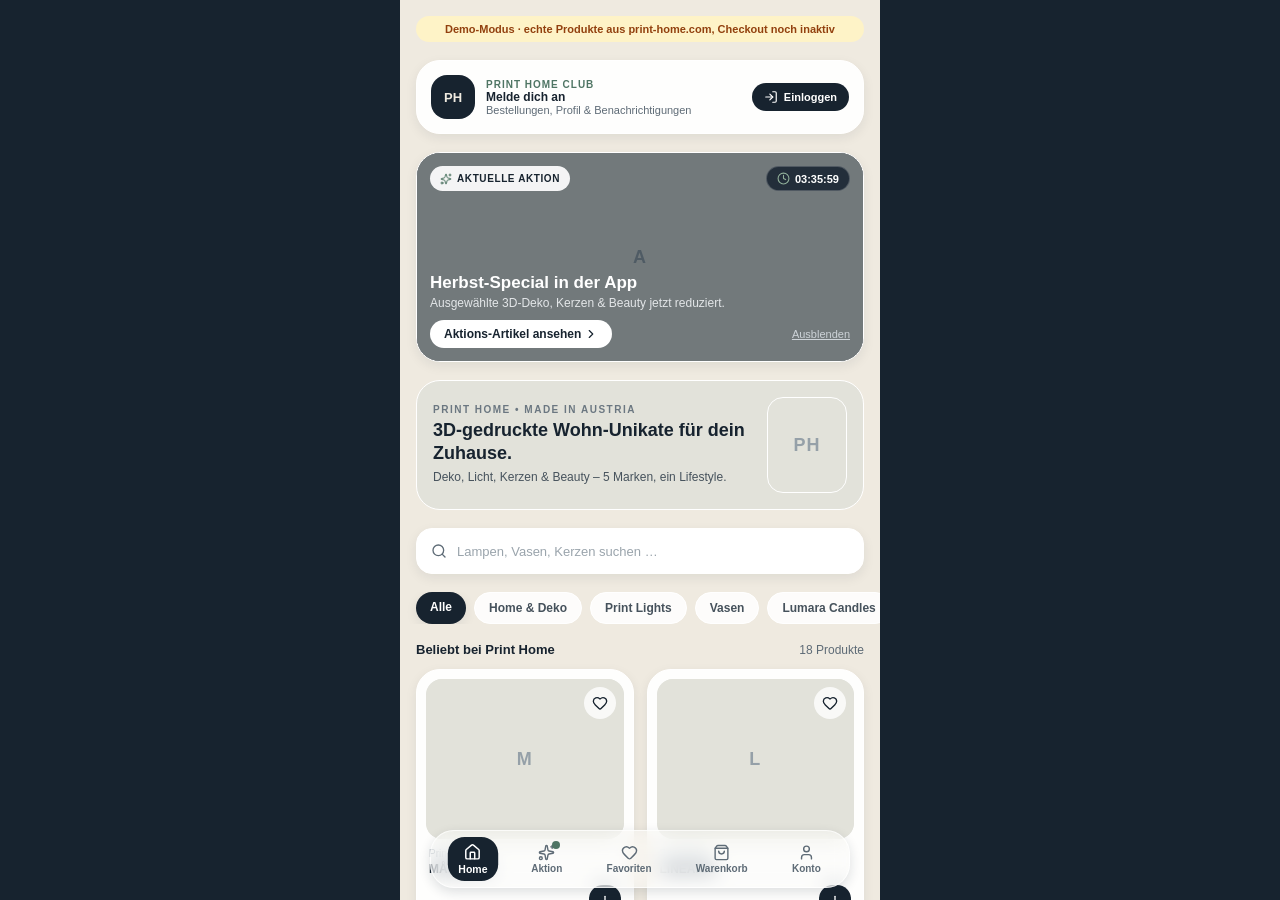
<file: print-home-app-news-design/index.html>
<!doctype html>
<html lang="de">
<head>
<meta charset="utf-8">
<meta name="viewport" content="width=device-width,initial-scale=1,viewport-fit=cover">
<title>Print Home App News Design</title>
<meta name="theme-color" content="#17232F">
<style>
  :root { --bg: #17232F; color-scheme: light; }
  html, body { height: 100%; margin: 0; }
  body { background: var(--bg); overflow: hidden; font: 14px -apple-system, BlinkMacSystemFont, sans-serif; }
  #root { display: flex; height: 100%; flex: 1; }
</style>
</head>
<body>
<div id="root"></div>
<script src="app.js" defer></script>
</body>
</html>
</file>
